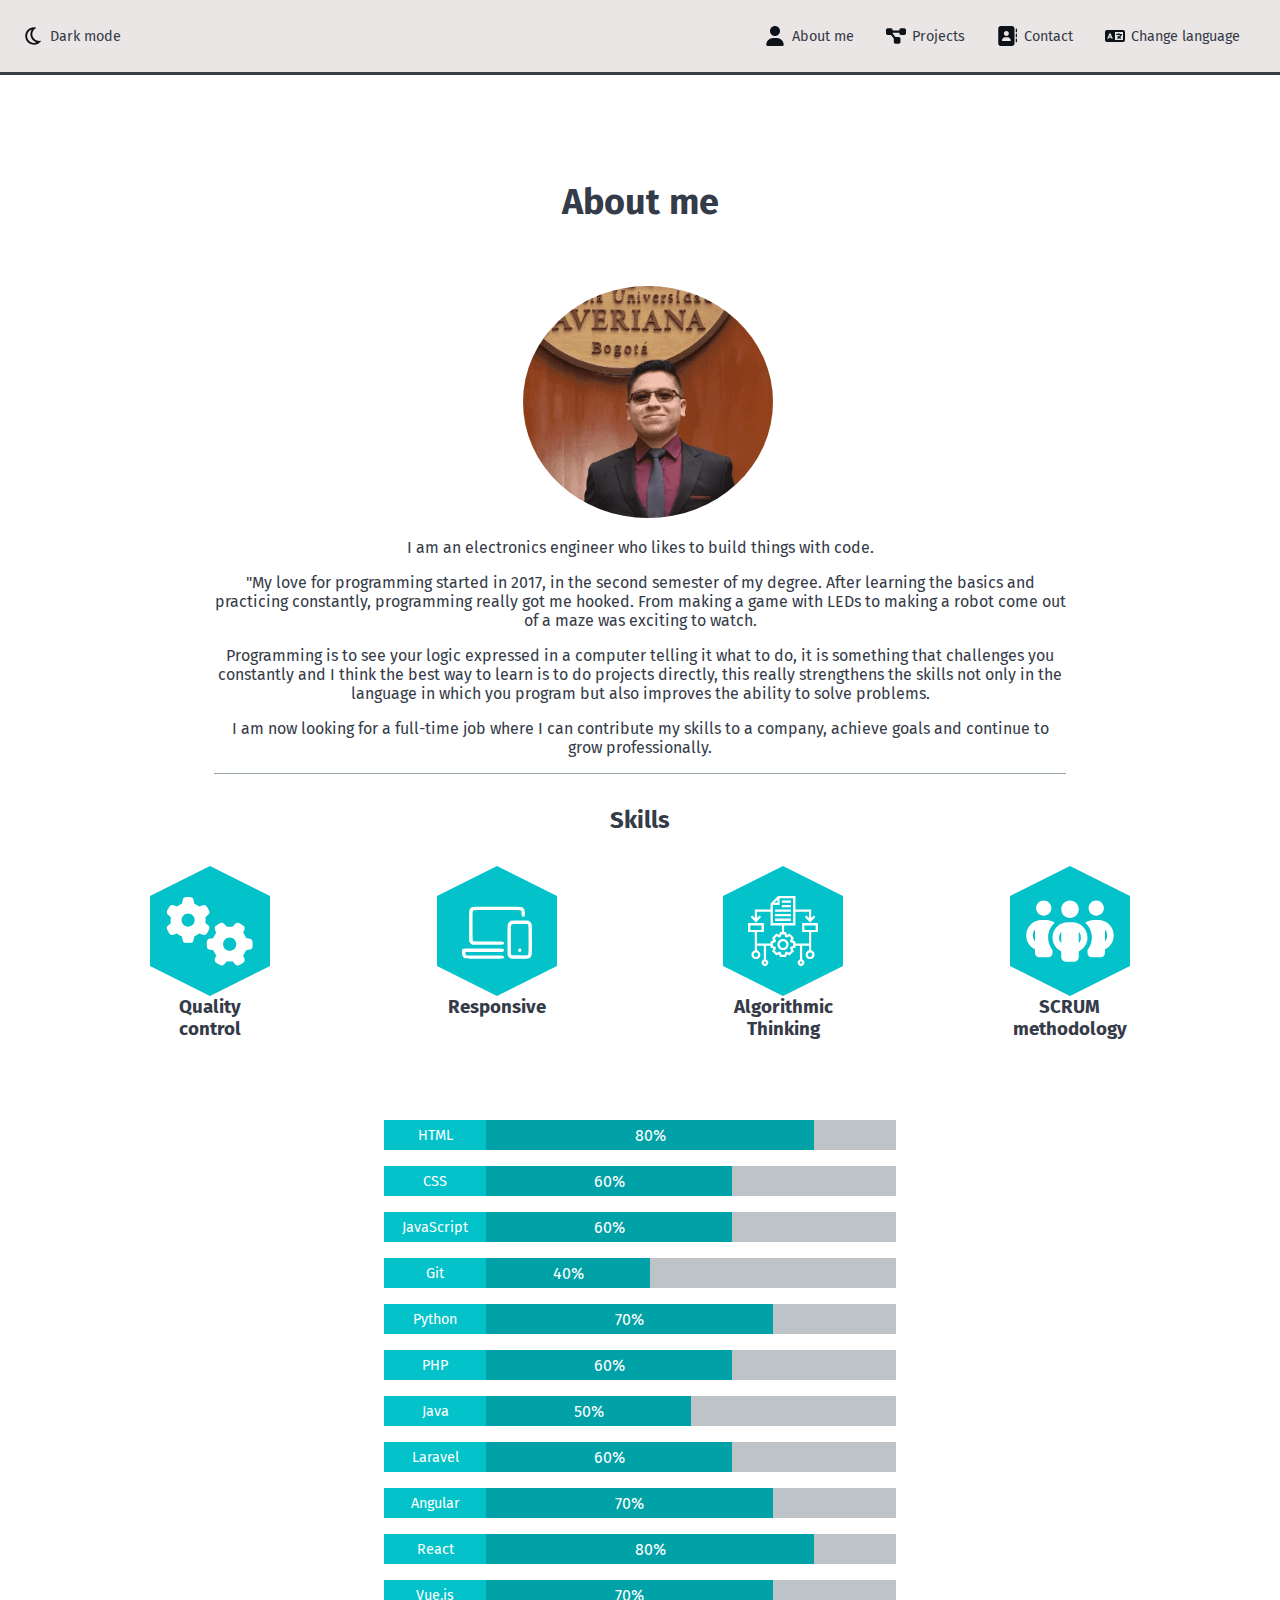
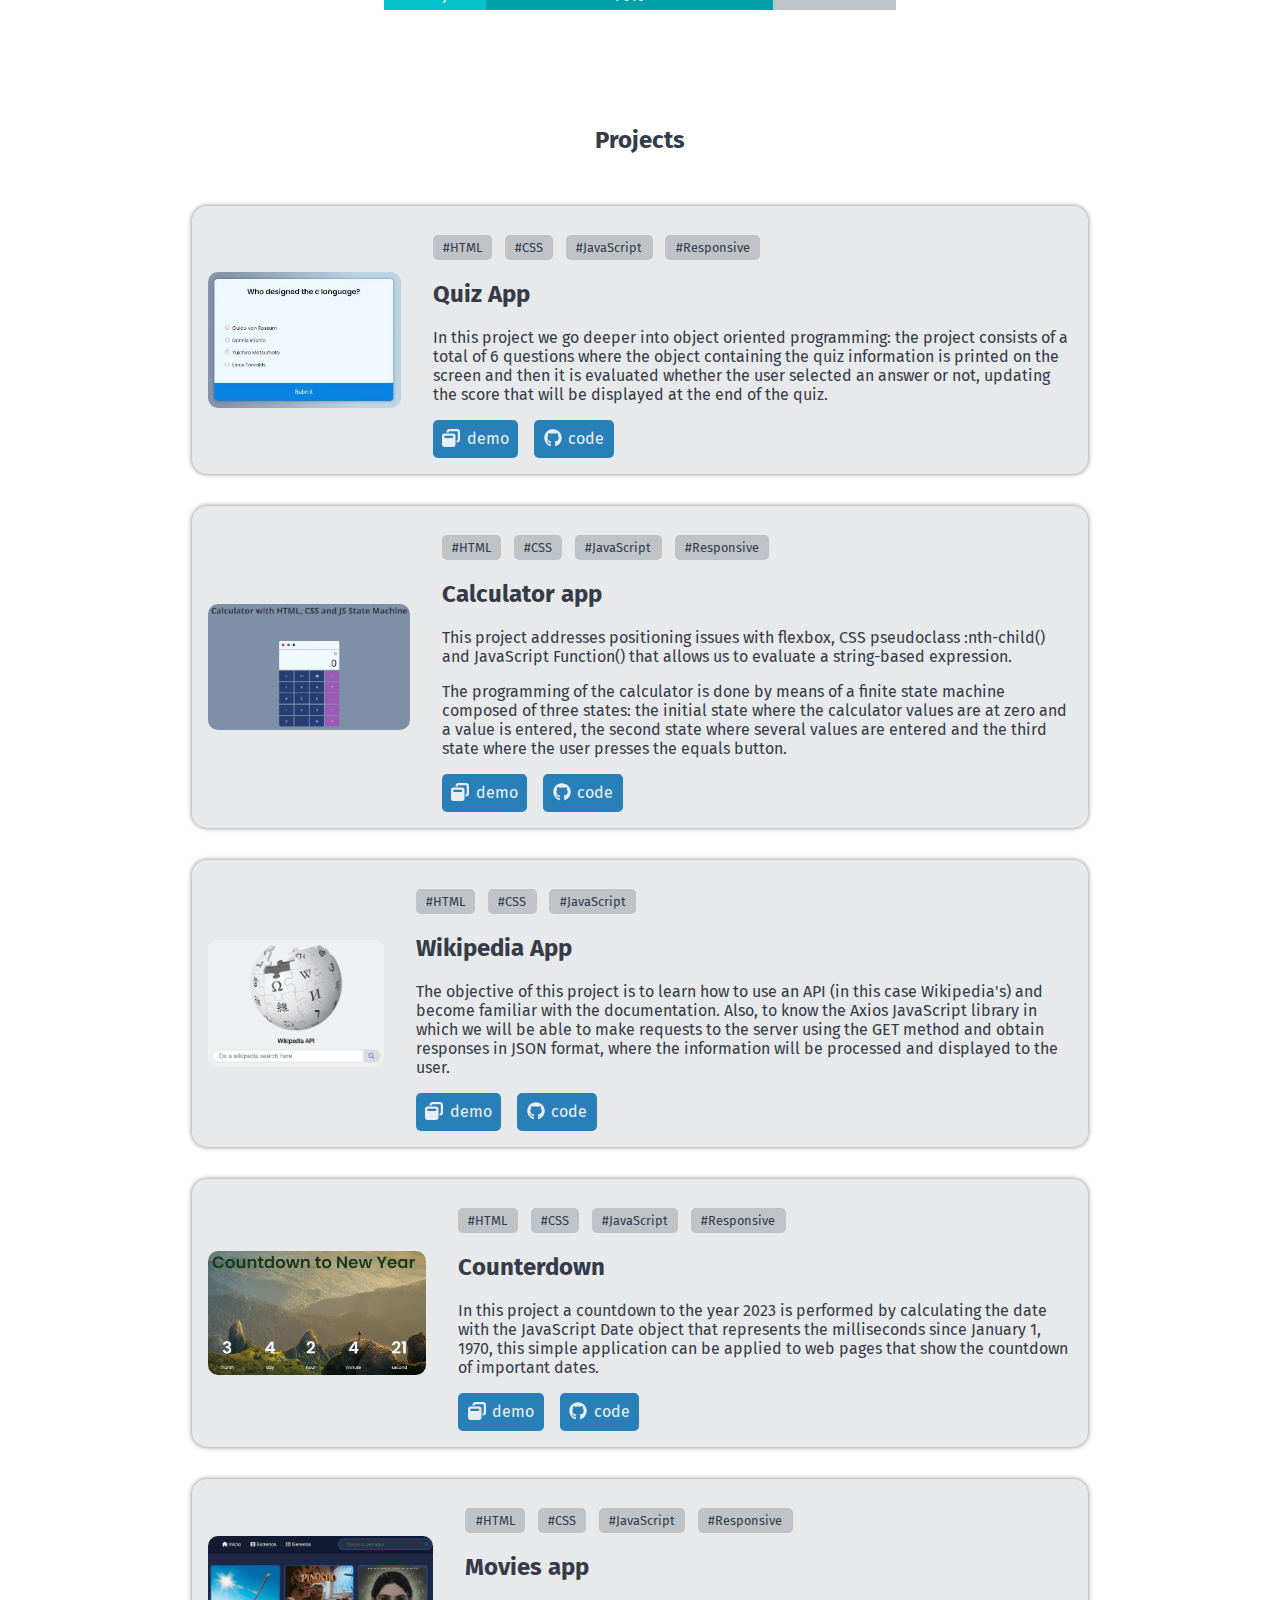
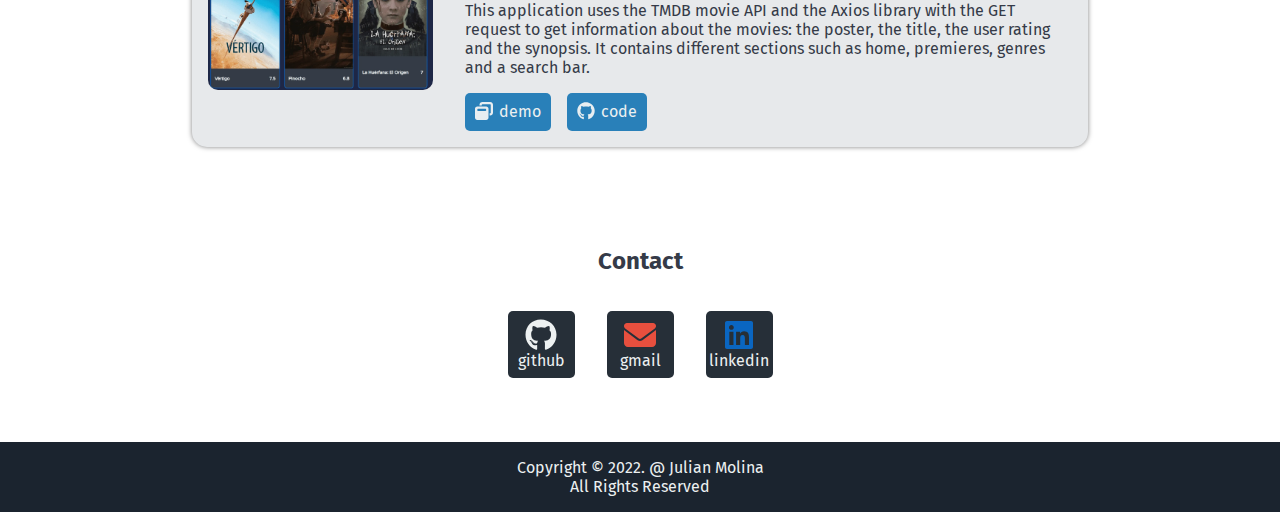
<file: index.html>
<!DOCTYPE html><html lang="es"><head><meta charset="UTF-8"><meta name="viewport" content="width=device-width,initial-scale=1"><link rel="preconnect" href="https://fonts.googleapis.com"><link rel="preconnect" href="https://fonts.gstatic.com" crossorigin><link href="https://fonts.googleapis.com/css2?family=Fira+Sans&family=Varela+Round&display=swap" rel="stylesheet"><link rel="stylesheet" href="css/styles.css"><title>Portfolio Julian Molina</title><link rel="icon" type="image/x-icon" href="assets/icon/favicon.ico"></head><body><header class="header"><div class="change-mode"><div class="toggle-theme" id="toggle-theme"><img src="assets/icon/moon-regular.svg" alt="" class="icon-mode" id="toggle-icon"><a class="item-nav-link toggle-theme__text" id="toggle-text">Dark mode</a></div></div><div class="menu-big-screen"><div class="sections" id="section-page"><div class="section-item"><img src="assets/icon/user-solid.svg" alt="" class="icon-menu"><a href="#about-me-section" class="item-nav-link" data-section="menu" data-value="about-me-item">About me</a></div><div class="section-item"><img src="assets/icon/diagram-project.svg" alt="" class="icon-menu"><a href="#projects-section" class="item-nav-link" data-section="menu" data-value="projects-item">Projects</a></div><div class="section-item"><img src="assets/icon/contact.svg" alt="" class="icon-menu"><a href="#contact-section" class="item-nav-link" data-section="menu" data-value="contact-item">Contact</a></div><div class="section-item"><div class="section-item__change-language"><img src="assets/icon/language-solid.svg" alt="" class="icon-menu"><a href="#!" class="item-nav-link section-item-language" id="section-item-language" data-section="menu" data-value="change-language-item">Change language</a></div><div class="section-language-content" id="section-language-content"><a href="#!" class="item-nav-link item-nav-link--color" id="spanish-language" data-section="menu" data-value="spanish-item">Spanish</a><a href="#!" class="item-nav-link item-nav-link--color" id="english-language" data-section="menu" data-value="english-item">English</a></div></div></div></div><div class="menu-small-screen" id="hamburger-btn"><div class="hamburger-menu"><span class="hamburger-menu__bar"></span><span class="hamburger-menu__bar"></span><span class="hamburger-menu__bar"></span></div></div></header><main class="main"><section class="desplegable-menu" id="desplegable-menu"><div class="desplegable-menu__item"><img src="assets/icon/user-solid.svg" alt="" class="icon-menu"><a href="#about-me-section" class="item-nav-link" data-section="menu" data-value="about-me-item">About me</a></div><div class="desplegable-menu__item"><img src="assets/icon/diagram-project.svg" alt="" class="icon-menu"><a href="#projects-section" class="item-nav-link" data-section="menu" data-value="projects-item">Projects</a></div><div class="desplegable-menu__item"><img src="assets/icon/contact.svg" alt="" class="icon-menu"><a href="#contact-section" class="item-nav-link" data-section="menu" data-value="contact-item">Contact</a></div><div class="desplegable-menu__item" id="btn-option-languages"><img src="assets/icon/language-solid.svg" alt="" class="icon-menu"><a href="#!" class="item-nav-link section-item-language" data-section="menu" data-value="change-language-item">Change language</a></div></section><section class="options-languages-desplegable-menu"><div class="desplegable-menu__item change-language" id="change-language-options"><a href="#!" class="item-nav-link item-nav-link--color" id="spanish-language-small-menu" data-section="menu" data-value="spanish-item">Spanish</a><a href="#!" class="item-nav-link item-nav-link--color" id="english-language-small-menu" data-section="menu" data-value="english-item">English</a></div></section><section class="row-1" id="about-me-section"><article class="about-me"><div class="about-me__title"><h2 data-section="profile" data-value="about-me-title">About me</h2></div><div class="about-me__body"><div class="about-me__image"><img src="assets/images/image-perfil.webp" alt="image-perfil" class="about-me__profile-image"></div><div class="about-me__description"><p data-section="profile" data-value="first-paragraph">I am an electronics engineer who likes to build things with code.</p><p data-section="profile" data-value="second-paragraph">"My love for programming started in 2017, in the second semester of my degree. After learning the basics and practicing constantly, programming really got me hooked. From making a game with LEDs to making a robot come out of a maze was exciting to watch.</p><p data-section="profile" data-value="third-paragraph">Programming is to see your logic expressed in a computer telling it what to do, it is something that challenges you constantly and I think the best way to learn is to do projects directly, this really strengthens the skills not only in the language in which you program but also improves the ability to solve problems.</p><p data-section="profile" data-value="fourth-paragraph">I am now looking for a full-time job where I can contribute my skills to a company, achieve goals and continue to grow professionally.</p></div></div></article><article class="skills-items"><div class="header-skills"><h2 class="skills__title">Skills</h2></div><div class="skills__types"><div class="skills__item"><div class="skills__hexagon"><div class="hexagon__top"></div><div class="hexagon__body"><img src="assets/icon/gears-solid.svg" alt="" class="skills__icon"></div><div class="hexagon__bottom"></div></div><div class="skills__description"><h3 class="skills__title">Quality</h3><h3 class="skills__title">control</h3></div></div><div class="skills__item"><div class="skills__hexagon"><div class="hexagon__top"></div><div class="hexagon__body"><img src="assets/icon/responsive.svg" alt="" class="skills__icon"></div><div class="hexagon__bottom"></div></div><div class="skills__description"><h3 class="skills__title">Responsive</h3></div></div><div class="skills__item"><div class="skills__hexagon"><div class="hexagon__top"></div><div class="hexagon__body"><img src="assets/icon/algorithm.svg" alt="" class="skills__icon"></div><div class="hexagon__bottom"></div></div><div class="skills__description"><h3 class="skills__title">Algorithmic</h3><h3 class="skills__title">Thinking</h3></div></div><div class="skills__item"><div class="skills__hexagon"><div class="hexagon__top"></div><div class="hexagon__body"><img src="assets/icon/team.svg" alt="" class="skills__icon"></div><div class="hexagon__bottom"></div></div><div class="skills__description"><h3 class="skills__title">SCRUM</h3><h3 class="skills__title">methodology</h3></div></div></article><article class="skills-bars"><div class="skill-bar"><div class="skill-bar__technology"><p class="skill-bar__tech">HTML</p></div><div class="skill-bar__progress"><div class="skill-bar__percent skill-bar--80"><p class="skill-bar__text">80%</p></div></div></div><div class="skill-bar"><div class="skill-bar__technology"><p class="skill-bar__tech">CSS</p></div><div class="skill-bar__progress"><div class="skill-bar__percent skill-bar--60"><p class="skill-bar__text">60%</p></div></div></div><div class="skill-bar"><div class="skill-bar__technology"><p class="skill-bar__tech">JavaScript</p></div><div class="skill-bar__progress"><div class="skill-bar__percent skill-bar--60"><p class="skill-bar__text">60%</p></div></div></div><div class="skill-bar"><div class="skill-bar__technology"><p class="skill-bar__tech">Git</p></div><div class="skill-bar__progress"><div class="skill-bar__percent skill-bar--40"><p class="skill-bar__text">40%</p></div></div></div><div class="skill-bar"><div class="skill-bar__technology"><p class="skill-bar__tech">Python</p></div><div class="skill-bar__progress"><div class="skill-bar__percent skill-bar--70"><p class="skill-bar__text">70%</p></div></div></div><div class="skill-bar"><div class="skill-bar__technology"><p class="skill-bar__tech">PHP</p></div><div class="skill-bar__progress"><div class="skill-bar__percent skill-bar--60"><p class="skill-bar__text">60%</p></div></div></div><div class="skill-bar"><div class="skill-bar__technology"><p class="skill-bar__tech">Java</p></div><div class="skill-bar__progress"><div class="skill-bar__percent skill-bar--50"><p class="skill-bar__text">50%</p></div></div></div><div class="skill-bar"><div class="skill-bar__technology"><p class="skill-bar__tech">Laravel</p></div><div class="skill-bar__progress"><div class="skill-bar__percent skill-bar--60"><p class="skill-bar__text">60%</p></div></div></div><div class="skill-bar"><div class="skill-bar__technology"><p class="skill-bar__tech">Angular</p></div><div class="skill-bar__progress"><div class="skill-bar__percent skill-bar--70"><p class="skill-bar__text">70%</p></div></div></div><div class="skill-bar"><div class="skill-bar__technology"><p class="skill-bar__tech">React</p></div><div class="skill-bar__progress"><div class="skill-bar__percent skill-bar--80"><p class="skill-bar__text">80%</p></div></div></div><div class="skill-bar"><div class="skill-bar__technology"><p class="skill-bar__tech">Vue.js</p></div><div class="skill-bar__progress"><div class="skill-bar__percent skill-bar--70"><p class="skill-bar__text">70%</p></div></div></div></article></section><section class="row-2" id="projects-section"><article class="projects-introduction"><div class="projects-introduction__title"><h2 data-section="projects" data-value="project-title">Projects</h2></div></article><article class="card-project"><div class="project__image-container"><img src="assets/images/quiz-app.webp" alt="notes app overview" class="project-image"></div><div class="project"><div class="project__tags"><span class="project__tag">#HTML</span><span class="project__tag">#CSS</span><span class="project__tag">#JavaScript</span><span class="project__tag">#Responsive</span></div><h2 class="project__title">Quiz App</h2><p class="project__text" data-section="projects" data-value="quiz-paragraph">In this project we go deeper into object oriented programming: the project consists of a total of 6 questions where the object containing the quiz information is printed on the screen and then it is evaluated whether the user selected an answer or not, updating the score that will be displayed at the end of the quiz.</p><div class="project__buttons"><a href="https://julianmolina99.github.io/quiz-app/" class="button" target="_blank" rel="noreferrer noopener"><img src="assets/icon/window-restore-solid.svg" alt="" class="project-icon"><span>demo</span></a><a href="https://github.com/JulianMolina99/quiz-app" class="button" target="_blank" rel="noreferrer noopener"><img src="assets/icon/github.svg" alt="" class="project-icon"><span data-section="projects" data-value="btn-code">code</span></a></div></div></article><article class="card-project"><div class="project__image-container"><img src="assets/images/calculator-app.webp" alt="project wikipedia overview" class="project-image"></div><div class="project"><div class="project__tags"><span class="project__tag">#HTML</span><span class="project__tag">#CSS</span><span class="project__tag">#JavaScript</span><span class="project__tag">#Responsive</span></div><h2 class="project__title">Calculator app</h2><p class="project__text" data-section="projects" data-value="calculator-paragraph-1">This project addresses positioning issues with flexbox, CSS pseudoclass :nth-child() and JavaScript Function() that allows us to evaluate a string-based expression.</p><p class="project__text" data-section="projects" data-value="calculator-paragraph-2">The programming of the calculator is done by means of a finite state machine composed of three states: the initial state where the calculator values are at zero and a value is entered, the second state where several values are entered and the third state where the user presses the equals button.</p><div class="project__buttons"><a href="https://julianmolina99.github.io/calculator-app/" class="button" target="_blank" rel="noreferrer noopener"><img src="assets/icon/window-restore-solid.svg" alt="" class="project-icon"><span>demo</span></a><a href="https://github.com/JulianMolina99/calculator-app" class="button" target="_blank" rel="noreferrer noopener"><img src="assets/icon/github.svg" alt="" class="project-icon"><span data-section="projects" data-value="btn-code">code</span></a></div></div></article><article class="card-project"><div class="project__image-container"><img src="assets/images/wikipedia-min.webp" alt="project wikipedia overview" class="project-image"></div><div class="project"><div class="project__tags"><span class="project__tag">#HTML</span><span class="project__tag">#CSS</span><span class="project__tag">#JavaScript</span></div><h2 class="project__title">Wikipedia App</h2><p class="project__text" data-section="projects" data-value="wikipedia-paragraph">The objective of this project is to learn how to use an API (in this case Wikipedia's) and become familiar with the documentation. Also, to know the Axios JavaScript library in which we will be able to make requests to the server using the GET method and obtain responses in JSON format, where the information will be processed and displayed to the user.</p><div class="project__buttons"><a href="https://julianmolina99.github.io/wikipedia-api/" class="button" target="_blank" rel="noreferrer noopener"><img src="assets/icon/window-restore-solid.svg" alt="" class="project-icon"><span>demo</span></a><a href="https://github.com/JulianMolina99/wikipedia-api" class="button" target="_blank" rel="noreferrer noopener"><img src="assets/icon/github.svg" alt="" class="project-icon"><span data-section="projects" data-value="btn-code">code</span></a></div></div></article><article class="card-project"><div class="project__image-container"><img src="assets/images/counterdown-timer.webp" alt="project wikipedia overview" class="project-image"></div><div class="project"><div class="project__tags"><span class="project__tag">#HTML</span><span class="project__tag">#CSS</span><span class="project__tag">#JavaScript</span><span class="project__tag">#Responsive</span></div><h2 class="project__title">Counterdown</h2><p class="project__text" data-section="projects" data-value="counterdown-paragraph">In this project a countdown to the year 2023 is performed by calculating the date with the JavaScript Date object that represents the milliseconds since January 1, 1970, this simple application can be applied to web pages that show the countdown of important dates.</p><div class="project__buttons"><a href="https://julianmolina99.github.io/counterdown/" class="button" target="_blank" rel="noreferrer noopener"><img src="assets/icon/window-restore-solid.svg" alt="" class="project-icon"><span>demo</span></a><a href="https://github.com/JulianMolina99/counterdown" class="button" target="_blank" rel="noreferrer noopener"><img src="assets/icon/github.svg" alt="" class="project-icon"><span data-section="projects" data-value="btn-code">code</span></a></div></div></article><article class="card-project"><div class="project__image-container"><img src="assets/images/app-movies.webp" alt="project wikipedia overview" class="project-image"></div><div class="project"><div class="project__tags"><span class="project__tag">#HTML</span><span class="project__tag">#CSS</span><span class="project__tag">#JavaScript</span><span class="project__tag">#Responsive</span></div><h2 class="project__title">Movies app</h2><p class="project__text" data-section="projects" data-value="movies-paragraph">This application uses the TMDB movie API and the Axios library with the GET request to get information about the movies: the poster, the title, the user rating and the synopsis. It contains different sections such as home, premieres, genres and a search bar.</p><div class="project__buttons"><a href="https://julianmolina99.github.io/movies-app/" class="button" target="_blank" rel="noreferrer noopener"><img src="assets/icon/window-restore-solid.svg" alt="" class="project-icon"><span>demo</span></a><a href="https://github.com/JulianMolina99/movies-app" class="button" target="_blank" rel="noreferrer noopener"><img src="assets/icon/github.svg" alt="" class="project-icon"><span data-section="projects" data-value="btn-code">code</span></a></div></div></article></section><section class="contact" id="contact-section"><div class="contact-title-container"><h2 class="contact__title" data-section="contact" data-value="contact">Contact</h2></div><div class="contact-body-container"><div class="contact__item"><a href="https://github.com/JulianMolina99" class="contact__link" target="_blank"><img src="assets/icon/github.svg" alt="" class="contact-icon contact-icon--black"><span class="contact__text">github</span></a></div><div class="contact__item"><a href="mailto: julianmolinac99@gmail.com" class="contact__link" target="_blank" rel="noreferrer noopener"><img src="assets/icon/email.svg" alt="" class="contact-icon contact-icon--red"><span class="contact__text">gmail</span></a></div><div class="contact__item"><a href="https://www.linkedin.com/in/julian-steven-molina-campos/" class="contact__link" target="_blank" rel="noreferrer noopener"><img src="assets/icon/linkedin.svg" alt="" class="contact-icon contact-icon--blue"><span class="contact__text">linkedin</span></a></div></div></section></main><footer><div class="footer_container"><p class="footer__text">Copyright &copy; 2022. &#64; Julian Molina</p><p class="footer__text">All Rights Reserved</p></div></footer><script src="js/script.js"></script></body></html>
</file>
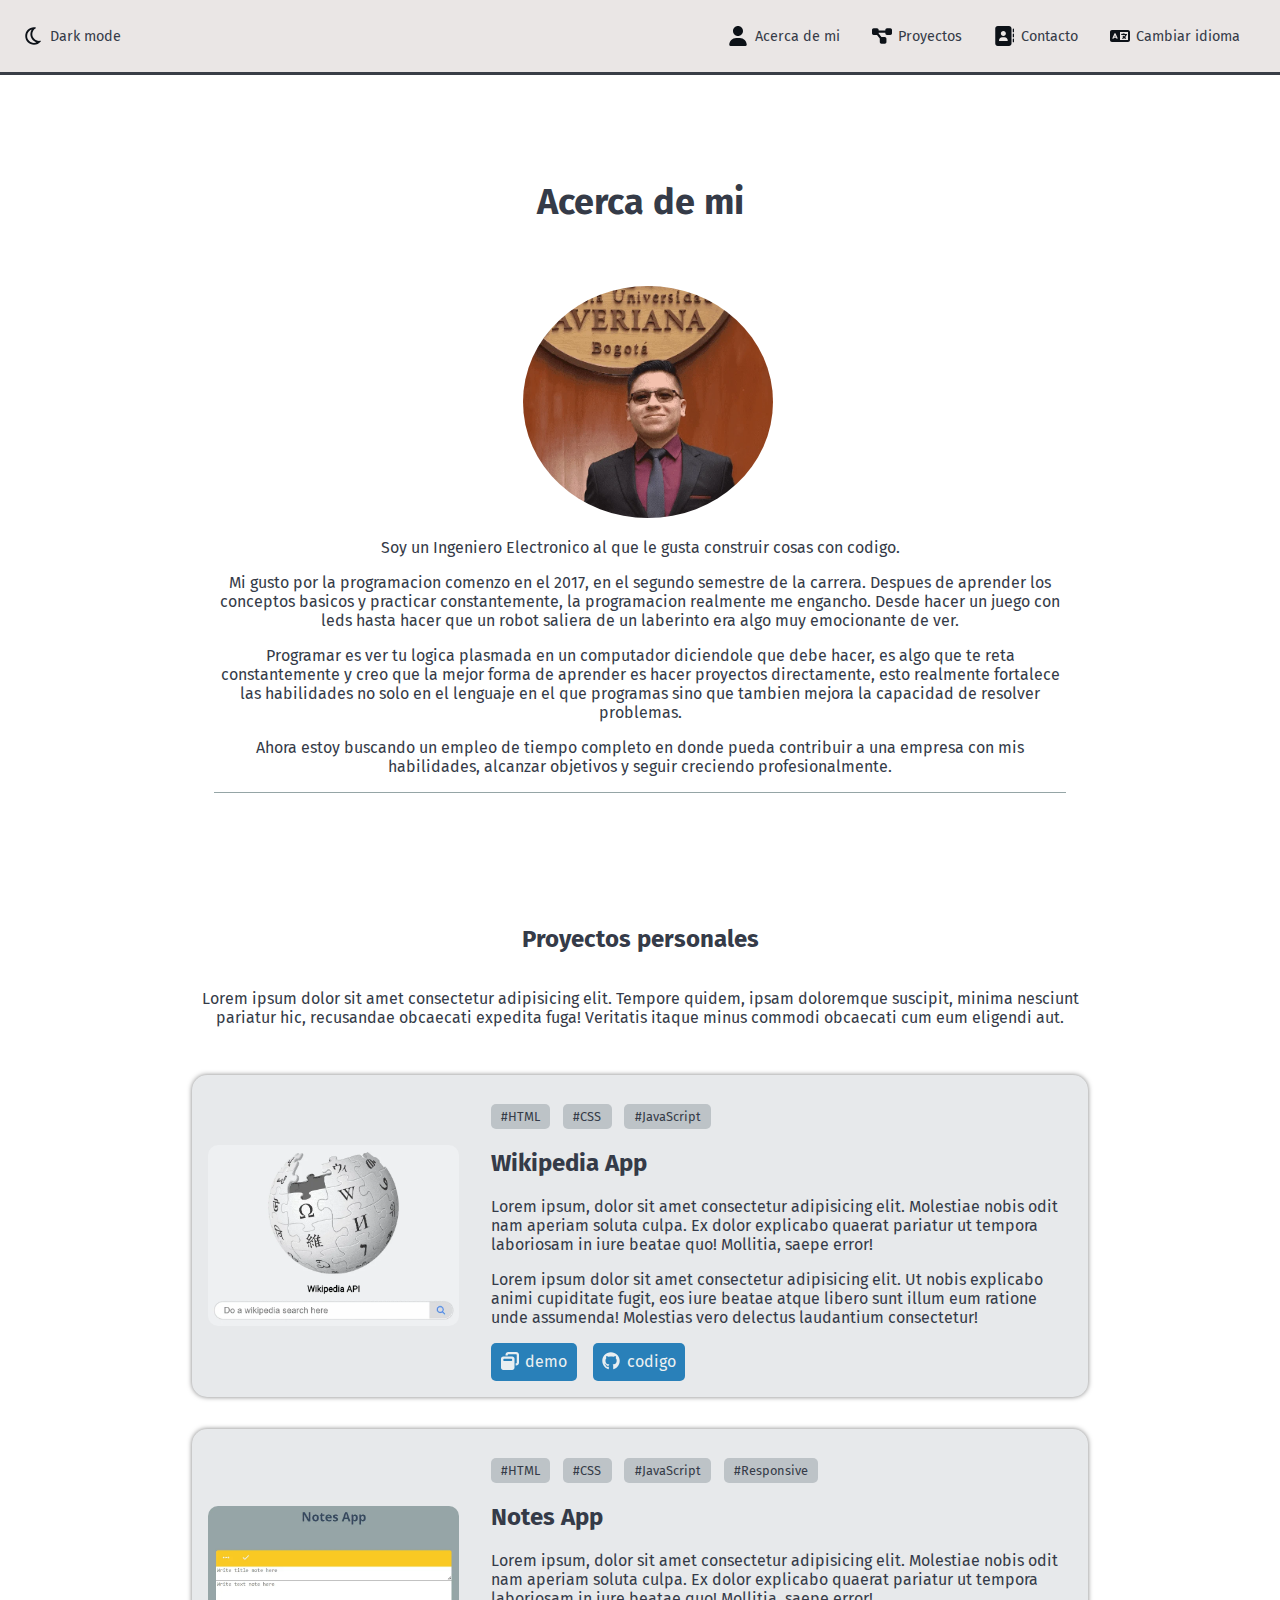
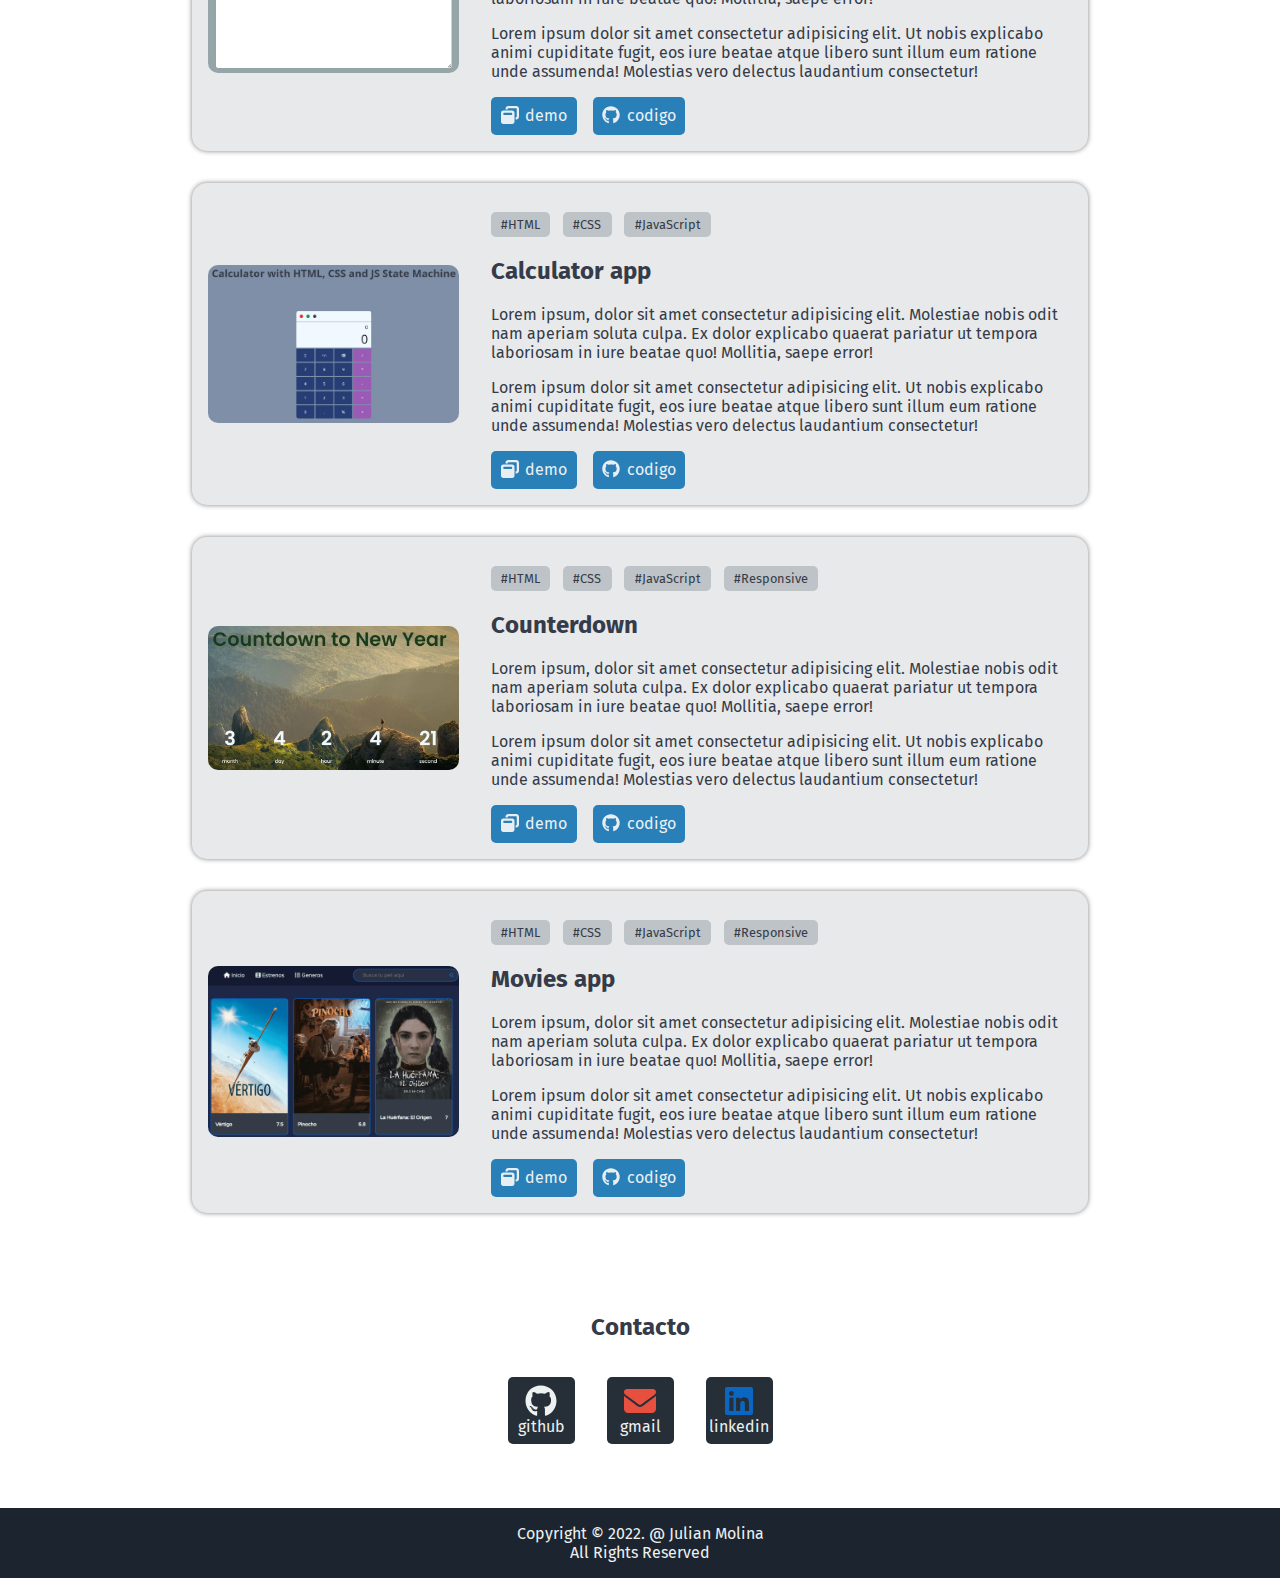
<file: index.min.html>
<!DOCTYPE html><html lang="es"><head><meta charset="UTF-8"><meta name="viewport" content="width=device-width,initial-scale=1"><link rel="preconnect" href="https://fonts.googleapis.com"><link rel="preconnect" href="https://fonts.gstatic.com" crossorigin><link href="https://fonts.googleapis.com/css2?family=Fira+Sans&family=Varela+Round&display=swap" rel="stylesheet"><link rel="stylesheet" href="css/styles.min.css"><title>Portfolio Julian Molina</title><link rel="icon" type="image/x-icon" href="assets/icon/favicon.ico"></head><body><header class="header"><div class="change-mode"><div class="toggle-theme" id="toggle-theme"><img src="assets/icon/moon-regular.svg" alt="" class="icon-mode" id="toggle-icon"> <a class="item-nav-link toggle-theme__text" id="toggle-text">Dark mode</a></div></div><div class="menu-big-screen"><div class="sections" id="section-page"><div class="section-item"><img src="assets/icon/user-solid.svg" alt="" class="icon-menu"> <a href="#about-me-section" class="item-nav-link" data-section="menu" data-value="about-me-item">Acerca de mi</a></div><div class="section-item"><img src="assets/icon/diagram-project.svg" alt="" class="icon-menu"> <a href="#projects-section" class="item-nav-link" data-section="menu" data-value="projects-item">Proyectos</a></div><div class="section-item"><img src="assets/icon/contact.svg" alt="" class="icon-menu"> <a href="#contact-section" class="item-nav-link" data-section="menu" data-value="contact-item">Contacto</a></div><div class="section-item"><div class="section-item__change-language"><img src="assets/icon/language-solid.svg" alt="" class="icon-menu"> <a href="#!" class="item-nav-link section-item-language" id="section-item-language" data-section="menu" data-value="change-language-item">Cambiar idioma</a></div><div class="section-language-content" id="section-language-content"><a href="#!" class="item-nav-link item-nav-link--color" id="spanish-language" data-section="menu" data-value="spanish-item">Español</a> <a href="#!" class="item-nav-link item-nav-link--color" id="english-language" data-section="menu" data-value="english-item">Ingles</a></div></div></div></div><div class="menu-small-screen" id="hamburger-btn"><div class="hamburger-menu"><span class="hamburger-menu__bar"></span> <span class="hamburger-menu__bar"></span> <span class="hamburger-menu__bar"></span></div></div></header><main class="main"><section class="desplegable-menu" id="desplegable-menu"><div class="desplegable-menu__item"><img src="assets/icon/user-solid.svg" alt="" class="icon-menu"> <a href="#about-me-section" class="item-nav-link" data-section="menu" data-value="about-me-item">Acerca de mi</a></div><div class="desplegable-menu__item"><img src="assets/icon/diagram-project.svg" alt="" class="icon-menu"> <a href="#projects-section" class="item-nav-link" data-section="menu" data-value="projects-item">Proyectos</a></div><div class="desplegable-menu__item"><img src="assets/icon/contact.svg" alt="" class="icon-menu"> <a href="#contact-section" class="item-nav-link" data-section="menu" data-value="contact-item">Contacto</a></div><div class="desplegable-menu__item" id="btn-option-languages"><img src="assets/icon/language-solid.svg" alt="" class="icon-menu"> <a href="#!" class="item-nav-link section-item-language" data-section="menu" data-value="change-language-item">Cambiar idioma</a></div></section><section class="options-languages-desplegable-menu"><div class="desplegable-menu__item change-language" id="change-language-options"><a href="#!" class="item-nav-link item-nav-link--color" id="spanish-language" data-section="menu" data-value="spanish-item">Español</a> <a href="#!" class="item-nav-link item-nav-link--color" id="english-language" data-section="menu" data-value="english-item">Ingles</a></div></section><section class="row-1" id="about-me-section"><article class="about-me"><div class="about-me__title"><h2 data-section="profile" data-value="about-me-title">Acerca de mi</h2></div><div class="about-me__body"><div class="about-me__image"><img src="assets/images/image-perfil.webp" alt="image-perfil" class="about-me__profile-image"></div><div class="about-me__description"><p data-section="profile" data-value="first-paragraph">Soy un Ingeniero Electronico al que le gusta construir cosas con codigo.</p><p data-section="profile" data-value="second-paragraph">Mi gusto por la programacion comenzo en el 2017, en el segundo semestre de la carrera. Despues de aprender los conceptos basicos y practicar constantemente, la programacion realmente me engancho. Desde hacer un juego con leds hasta hacer que un robot saliera de un laberinto era algo muy emocionante de ver.</p><p data-section="profile" data-value="third-paragraph">Programar es ver tu logica plasmada en un computador diciendole que debe hacer, es algo que te reta constantemente y creo que la mejor forma de aprender es hacer proyectos directamente, esto realmente fortalece las habilidades no solo en el lenguaje en el que programas sino que tambien mejora la capacidad de resolver problemas.</p><p data-section="profile" data-value="fourth-paragraph">Ahora estoy buscando un empleo de tiempo completo en donde pueda contribuir a una empresa con mis habilidades, alcanzar objetivos y seguir creciendo profesionalmente.</p></div></div></article><article class="skills"><div class="skills__html"></div><div class="skills__js"></div><div class="skills__css"></div><div class="skills__git"></div></article></section><section class="row-2" id="projects-section"><article class="projects-introduction"><div class="projects-introduction__title"><h2>Proyectos personales</h2></div><div class="projects-introduction__description"><p>Lorem ipsum dolor sit amet consectetur adipisicing elit. Tempore quidem, ipsam doloremque suscipit, minima nesciunt pariatur hic, recusandae obcaecati expedita fuga! Veritatis itaque minus commodi obcaecati cum eum eligendi aut.</p></div></article><article class="card-project"><div class="project__image-container"><img src="assets/images/wikipedia-min.webp" alt="project wikipedia overview" class="project-image"></div><div class="project"><div class="project__tags"><span class="project__tag">#HTML</span> <span class="project__tag">#CSS</span> <span class="project__tag">#JavaScript</span></div><h2 class="project__title">Wikipedia App</h2><p class="project__text">Lorem ipsum, dolor sit amet consectetur adipisicing elit. Molestiae nobis odit nam aperiam soluta culpa. Ex dolor explicabo quaerat pariatur ut tempora laboriosam in iure beatae quo! Mollitia, saepe error!</p><p class="project__text">Lorem ipsum dolor sit amet consectetur adipisicing elit. Ut nobis explicabo animi cupiditate fugit, eos iure beatae atque libero sunt illum eum ratione unde assumenda! Molestias vero delectus laudantium consectetur!</p><div class="project__buttons"><a href="#" class="button"><img src="assets/icon/window-restore-solid.svg" alt="" class="project-icon"><span>demo</span></a> <a href="#" class="button"><img src="assets/icon/github.svg" alt="" class="project-icon"><span>codigo</span></a></div></div></article><article class="card-project"><div class="project__image-container"><img src="assets/images/notes-app.webp" alt="project wikipedia overview" class="project-image"></div><div class="project"><div class="project__tags"><span class="project__tag">#HTML</span> <span class="project__tag">#CSS</span> <span class="project__tag">#JavaScript</span> <span class="project__tag">#Responsive</span></div><h2 class="project__title">Notes App</h2><p class="project__text">Lorem ipsum, dolor sit amet consectetur adipisicing elit. Molestiae nobis odit nam aperiam soluta culpa. Ex dolor explicabo quaerat pariatur ut tempora laboriosam in iure beatae quo! Mollitia, saepe error!</p><p class="project__text">Lorem ipsum dolor sit amet consectetur adipisicing elit. Ut nobis explicabo animi cupiditate fugit, eos iure beatae atque libero sunt illum eum ratione unde assumenda! Molestias vero delectus laudantium consectetur!</p><div class="project__buttons"><a href="#" class="button"><img src="assets/icon/window-restore-solid.svg" alt="" class="project-icon"><span>demo</span></a> <a href="#" class="button"><img src="assets/icon/github.svg" alt="" class="project-icon"><span>codigo</span></a></div></div></article><article class="card-project"><div class="project__image-container"><img src="assets/images/calculator-app.webp" alt="project wikipedia overview" class="project-image"></div><div class="project"><div class="project__tags"><span class="project__tag">#HTML</span> <span class="project__tag">#CSS</span> <span class="project__tag">#JavaScript</span></div><h2 class="project__title">Calculator app</h2><p class="project__text">Lorem ipsum, dolor sit amet consectetur adipisicing elit. Molestiae nobis odit nam aperiam soluta culpa. Ex dolor explicabo quaerat pariatur ut tempora laboriosam in iure beatae quo! Mollitia, saepe error!</p><p class="project__text">Lorem ipsum dolor sit amet consectetur adipisicing elit. Ut nobis explicabo animi cupiditate fugit, eos iure beatae atque libero sunt illum eum ratione unde assumenda! Molestias vero delectus laudantium consectetur!</p><div class="project__buttons"><a href="#" class="button"><img src="assets/icon/window-restore-solid.svg" alt="" class="project-icon"><span>demo</span></a> <a href="#" class="button"><img src="assets/icon/github.svg" alt="" class="project-icon"><span>codigo</span></a></div></div></article><article class="card-project"><div class="project__image-container"><img src="assets/images/counterdown-timer.webp" alt="project wikipedia overview" class="project-image"></div><div class="project"><div class="project__tags"><span class="project__tag">#HTML</span> <span class="project__tag">#CSS</span> <span class="project__tag">#JavaScript</span> <span class="project__tag">#Responsive</span></div><h2 class="project__title">Counterdown</h2><p class="project__text">Lorem ipsum, dolor sit amet consectetur adipisicing elit. Molestiae nobis odit nam aperiam soluta culpa. Ex dolor explicabo quaerat pariatur ut tempora laboriosam in iure beatae quo! Mollitia, saepe error!</p><p class="project__text">Lorem ipsum dolor sit amet consectetur adipisicing elit. Ut nobis explicabo animi cupiditate fugit, eos iure beatae atque libero sunt illum eum ratione unde assumenda! Molestias vero delectus laudantium consectetur!</p><div class="project__buttons"><a href="#" class="button"><img src="assets/icon/window-restore-solid.svg" alt="" class="project-icon"><span>demo</span></a> <a href="#" class="button"><img src="assets/icon/github.svg" alt="" class="project-icon"><span>codigo</span></a></div></div></article><article class="card-project"><div class="project__image-container"><img src="assets/images/app-movies.webp" alt="project wikipedia overview" class="project-image"></div><div class="project"><div class="project__tags"><span class="project__tag">#HTML</span> <span class="project__tag">#CSS</span> <span class="project__tag">#JavaScript</span> <span class="project__tag">#Responsive</span></div><h2 class="project__title">Movies app</h2><p class="project__text">Lorem ipsum, dolor sit amet consectetur adipisicing elit. Molestiae nobis odit nam aperiam soluta culpa. Ex dolor explicabo quaerat pariatur ut tempora laboriosam in iure beatae quo! Mollitia, saepe error!</p><p class="project__text">Lorem ipsum dolor sit amet consectetur adipisicing elit. Ut nobis explicabo animi cupiditate fugit, eos iure beatae atque libero sunt illum eum ratione unde assumenda! Molestias vero delectus laudantium consectetur!</p><div class="project__buttons"><a href="#" class="button"><img src="assets/icon/window-restore-solid.svg" alt="" class="project-icon"><span>demo</span></a> <a href="#" class="button"><img src="assets/icon/github.svg" alt="" class="project-icon"><span>codigo</span></a></div></div></article></section><section class="contact" id="contact-section"><div class="contact-title-container"><h2 class="contact__title">Contacto</h2></div><div class="contact-body-container"><div class="contact__item"><a href="https://github.com/JulianMolina99" class="contact__link" target="_blank"><img src="assets/icon/github.svg" alt="" class="contact-icon contact-icon--black"> <span class="contact__text">github</span></a></div><div class="contact__item"><a href="mailto: julianmolinac99@gmail.com" class="contact__link" target="_blank"><img src="assets/icon/email.svg" alt="" class="contact-icon contact-icon--red"> <span class="contact__text">gmail</span></a></div><div class="contact__item"><a href="https://www.linkedin.com/in/julian-steven-molina-campos/" class="contact__link" target="_blank"><img src="assets/icon/linkedin.svg" alt="" class="contact-icon contact-icon--blue"> <span class="contact__text">linkedin</span></a></div></div></section></main><footer><div class="footer_container"><p class="footer__text">Copyright &copy; 2022. &#64; Julian Molina</p><p class="footer__text">All Rights Reserved</p></div></footer><script src="js/script.min.js"></script></body></html>
</file>
<file: css/styles.css>
:root,body.dark{--bg-tags-color:#bdc3c7;--bg-contact-item:#262f38;--color-github:invert(98%) sepia(68%) saturate(5003%) hue-rotate(179deg) brightness(117%) contrast(89%)}.header,.sections{align-items:center}.header,body{width:100%;transition:var(--change-color)}.sections,.toggle-theme{cursor:pointer;display:flex}.header,.section-language-content{z-index:10;background-color:var(--bg-header-color)}.desplegable-menu,.header,.section-language-content{background-color:var(--bg-header-color)}.hexagon__bottom,.hexagon__top{border-right:60px solid transparent;border-left:60px solid transparent}.button,.contact__link,.item-nav-link{text-decoration:none}*{box-sizing:border-box}body{margin:0;background-color:var(--bg-color);color:var(--text-color);font-family:'Fira Sans',sans-serif}:root{--bg-color:#ffffff;--text-color:#353b48;--bg-header-color:#eae6e5;--bg-project-color:#e7e9eb;--color-bottom-header:#393e46;--color-bar-hamburger:#0d1117;--color-icon-menu:invert(5%) sepia(6%) saturate(3572%) hue-rotate(177deg) brightness(97%) contrast(96%);--color-filter-project-icons:invert(99%) sepia(49%) saturate(1072%) hue-rotate(177deg) brightness(104%) contrast(89%);--change-color:color 0.2s,background-color 0.2s ease-in-out}body.dark{--text-color:#f5f5f5;--color-bar-hamburger:#eae6e5;--bg-color:#181818;--bg-header-color:#0d1117;--bg-project-color:#262f38;--bg-tags-color:#34495e;--color-bottom-header:#04c2c9;--color-icon-menu:invert(98%) sepia(68%) saturate(5003%) hue-rotate(179deg) brightness(117%) contrast(89%)}.header{display:flex;justify-content:space-between;position:fixed;top:0;height:75px;padding:0 1.5em;border-bottom:3px solid var(--color-bottom-header)}.sections{justify-content:space-between}.toggle-theme{align-items:center;justify-content:center}.toggle-theme__icon{margin-right:.5em;font-size:1.8rem}.toggle-theme__text{font-size:.8rem}.section-item,.section-item__change-language{display:flex;flex-direction:row;align-items:center}.section-item{margin:1em}.icon-menu,.icon-mode{width:20px;height:20px;margin-right:.4em;filter:var(--color-icon-menu)}.section-item__change-language{position:relative}.section-language-content{display:none;top:60px;position:absolute;min-width:160px;box-shadow:0 8px 16px 0 rgba(0,0,0,.2)}.change-language,.desplegable-menu{position:fixed;transition:transform .2s}.language-content--show{display:flex;flex-direction:column}.item-nav-link{color:var(--text-color);font-size:.9rem}.item-nav-link--color{padding:12px 16px}.menu-small-screen{display:none}.hamburger-menu{width:35px;height:35px;padding:.1em;display:flex;flex-direction:column;justify-content:space-between}.hamburger-menu__bar{width:100%;border-radius:10px;border-top:6px solid var(--color-bar-hamburger)}@media screen and (max-width:820px){.menu-small-screen{display:flex}.menu-big-screen{display:none}}.desplegable-menu{display:flex;flex-direction:column;align-items:center;min-width:100vw;top:75px;z-index:5;transform:translateY(-100%)}.desplegable-menu--show{transform:translateX(0)}.desplegable-menu__item{margin-top:1em;margin-bottom:1em;display:flex;align-items:center}.change-language{align-items:center;justify-content:center;margin:0;padding:1em;z-index:3;top:283px;background-color:inherit;width:100%;transform:translateY(-400%);background-color:var(--bg-header-color)}.change-language--show{transform:translateY(0)}.skills{width:80%;margin-left:auto;margin-right:auto}.hexagon__top{width:0;border-bottom:30px solid #04c2c9}.hexagon__body{width:120px;height:70px;background-color:#04c2c9}.hexagon__bottom{width:0;border-top:30px solid #04c2c9}.header-skills{display:flex;justify-content:center;margin-bottom:2rem}.skills-items{margin-bottom:5rem}.skills__types{display:flex;flex-direction:row;flex-wrap:wrap;justify-content:space-evenly}.skills__icon{width:100%;height:100%;filter:invert(100%) sepia(100%) saturate(0%) hue-rotate(288deg) brightness(102%) contrast(102%)}.skills__item{display:flex;flex-direction:column;align-items:center;margin-left:1rem;margin-right:1rem}.row-2,.skills__description{display:flex;flex-direction:column;align-items:center}.footer__text,.skills__title{margin:0}.skills-bars{width:40%;margin-right:auto;margin-left:auto;display:flex;flex-direction:column}.skill-bar{width:100%;margin-bottom:1rem;height:30px;display:flex;flex-direction:row}.skill-bar__technology{width:20%;color:#fff;background-color:#04c2c9;display:flex;align-items:center;justify-content:center}.skill-bar__tech{font-size:.9em}.skill-bar__progress{display:flex;flex-direction:row;align-items:center;color:#fff;background-color:#bdc3c7;flex:1}.button,.contact__text{color:#ecf0f1}.skill-bar__percent{background-color:#00a1a7;height:100%;display:flex;align-items:center;justify-content:center}.about-me,.about-me__body{flex-direction:column;display:flex}.skill-bar--70{width:70%}.skill-bar--80{width:80%}.skill-bar--40{width:40%}.skill-bar--60{width:60%}.skill-bar--50{width:50%}@media screen and (max-width:1020px){.skills-bars{width:70%}.skill-bar__tech{font-size:.65em}}.about-me{align-items:center;margin-top:75px}.about-me__title{font-size:1.5rem;margin-top:75px}.about-me__body{align-items:center;padding:2rem}.about-me__image{width:250px;margin-left:1rem}.about-me__profile-image{width:100%;border-radius:50%}.about-me__description{width:70%;text-align:center;border-bottom:1px solid #95a5a6}.projects-introduction{display:flex;flex-direction:column;width:70%;margin-bottom:2rem}.contact__title,.projects-introduction__description,.projects-introduction__title{text-align:center}.projects-introduction__title{margin-top:80px}.card-project{border-radius:15px;width:70%;margin-bottom:2rem;display:flex;background-color:var(--bg-project-color);box-shadow:0 0 5px 0 rgba(0,0,0,.5)}.project{padding:1em}.project__image-container{display:flex;width:720px;align-items:center;justify-content:center;padding:1em}.project__tags{display:flex;justify-content:flex-start;font-size:.8rem;width:100%;flex-wrap:wrap;margin-right:auto;margin-left:auto}.project__tag{padding:.4em .8em;margin-right:1em;margin-top:1em;border-radius:5px;background-color:var(--bg-tags-color)}.project-image{width:100%;border-radius:10px}.project__buttons{display:flex;flex-direction:row;justify-content:flex-start}.button{background-color:#2980b9;padding:.6rem;border-radius:5px;margin-right:1em;display:flex;justify-content:center}.project-icon{width:18px;height:18px;margin-right:.4em;position:relative;filter:var(--color-filter-project-icons)}@media screen and (max-width:1200px){.project__image-container{width:90%;margin-left:auto;margin-right:auto}.project__tags{width:100%;font-size:.8rem;justify-content:center;margin:0}.card-project{flex-direction:column}.project__title{text-align:center}.project__buttons{justify-content:center}}.contact,.contact__link{flex-direction:column;display:flex}.contact{margin-top:3rem;margin-bottom:3rem}.contact-body-container{display:flex;flex-direction:row;justify-content:center}.contact__item{margin:1em;display:flex;width:67px;justify-content:center;padding:.5em;border-radius:5px;background-color:var(--bg-contact-item)}.contact-icon{width:32px;height:32px}.contact-icon--black{filter:var(--color-github)}.contact-icon--blue{filter:invert(16%) sepia(99%) saturate(6007%) hue-rotate(201deg) brightness(100%) contrast(92%)}.contact-icon--red{filter:invert(34%) sepia(88%) saturate(1122%) hue-rotate(335deg) brightness(96%) contrast(88%)}.contact__link{justify-content:center;align-items:center;color:var(--text-color)}.footer_container{background-color:#1b242f;height:70px;display:flex;flex-direction:column;align-items:center;justify-content:center;color:#ecf0f1}
</file>
<file: css/styles.min.css>
*{box-sizing:border-box}body{margin:0;background-color:var(--bg-color);color:var(--text-color);font-family:'Fira Sans',sans-serif;transition:var(--change-color);width:100%}:root{--bg-color:#ffffff;--text-color:#353b48;--bg-header-color:#eae6e5;--bg-project-color:#e7e9eb;--bg-tags-color:#bdc3c7;--bg-contact-item:#262f38;--color-bottom-header:#393e46;--color-bar-hamburger:#0d1117;--color-icon-menu:invert(5%) sepia(6%) saturate(3572%) hue-rotate(177deg) brightness(97%) contrast(96%);--color-github:invert(98%) sepia(68%) saturate(5003%) hue-rotate(179deg) brightness(117%) contrast(89%);--color-filter-project-icons:invert(99%) sepia(49%) saturate(1072%) hue-rotate(177deg) brightness(104%) contrast(89%);--change-color:color 0.2s,background-color 0.2s ease-in-out}body.dark{--text-color:#f5f5f5;--color-bar-hamburger:#eae6e5;--bg-color:#181818;--bg-header-color:#0d1117;--bg-project-color:#262f38;--bg-tags-color:#bdc3c7;--bg-tags-color:#34495e;--bg-contact-item:#262f38;--color-bottom-header:#04c2c9;--color-icon-menu:invert(98%) sepia(68%) saturate(5003%) hue-rotate(179deg) brightness(117%) contrast(89%);--color-github:invert(98%) sepia(68%) saturate(5003%) hue-rotate(179deg) brightness(117%) contrast(89%)}.header{display:flex;align-items:center;justify-content:space-between;position:fixed;z-index:10;width:100%;top:0;height:75px;padding:0 1.5em;background-color:var(--bg-header-color);transition:var(--change-color);border-bottom:3px solid var(--color-bottom-header)}.sections{display:flex;align-items:center;justify-content:space-between;cursor:pointer}.toggle-theme{display:flex;align-items:center;justify-content:center;cursor:pointer}.toggle-theme__icon{margin-right:.5em;font-size:1.8rem}.toggle-theme__text{font-size:.8rem}.section-item,.section-item__change-language{display:flex;flex-direction:row;align-items:center}.section-item{margin:1em}.icon-menu{width:20px;height:20px;margin-right:.4em;filter:var(--color-icon-menu)}.icon-mode{width:20px;height:20px;margin-right:.4em;filter:var(--color-icon-menu)}.section-item__change-language{position:relative}.section-language-content{display:none;top:60px;position:absolute;background-color:var(--bg-header-color);min-width:160px;box-shadow:0 8px 16px 0 rgba(0,0,0,.2);z-index:10}.language-content--show{display:flex;flex-direction:column}.item-nav-link{color:var(--text-color);text-decoration:none;font-size:.9rem}.item-nav-link--color{padding:12px 16px}.menu-small-screen{display:none}.hamburger-menu{width:35px;height:35px;padding:.1em;display:flex;flex-direction:column;justify-content:space-between}.hamburger-menu__bar{width:100%;border-radius:10px;border-top:6px solid var(--color-bar-hamburger)}@media screen and (max-width:820px){.menu-small-screen{display:flex}.menu-big-screen{display:none}}.desplegable-menu{display:flex;flex-direction:column;align-items:center;position:fixed;min-width:100vw;top:75px;z-index:5;background-color:var(--bg-header-color);transform:translateY(-100%);transition:transform .2s}.desplegable-menu--show{transform:translateX(0)}.desplegable-menu__item{margin-top:1em;margin-bottom:1em;display:flex;align-items:center}.change-language{position:fixed;align-items:center;justify-content:center;margin:0;padding:1em;z-index:3;top:283px;background-color:inherit;width:100%;transform:translateY(-400%);transition:transform .2s;background-color:var(--bg-header-color)}.change-language--show{transform:translateY(0)}.about-me{display:flex;flex-direction:column;align-items:center;margin-top:75px}.about-me__title{font-size:1.5rem;margin-top:75px}.about-me__body{display:flex;flex-direction:column;align-items:center;padding:2rem}.about-me__image{width:250px;margin-left:1rem}.about-me__profile-image{width:100%;border-radius:50%}.about-me__description{width:70%;text-align:center;border-bottom:1px solid #95a5a6}.row-2{display:flex;flex-direction:column;align-items:center}.projects-introduction{display:flex;flex-direction:column;width:70%;margin-bottom:2rem}.projects-introduction__description,.projects-introduction__title{text-align:center}.projects-introduction__title{margin-top:80px}.card-project{border-radius:15px;width:70%;margin-bottom:2rem;display:flex;background-color:var(--bg-project-color);box-shadow:0 0 5px 0 rgba(0,0,0,.5)}.project{padding:1em}.project__image-container{display:flex;width:720px;align-items:center;justify-content:center;padding:1em}@media screen and (max-width:1200px){.project__image-container{width:90%;margin-left:auto;margin-right:auto}}.project__tags{display:flex;justify-content:flex-start;font-size:.8rem;width:100%;flex-wrap:wrap;margin-right:auto;margin-left:auto}.project__tag{padding:.4em .8em;margin-right:1em;margin-top:1em;border-radius:5px;background-color:var(--bg-tags-color)}@media screen and (max-width:1200px){.project__tags{width:100%;font-size:.8rem;justify-content:center;margin:0}}.project-image{width:100%;border-radius:10px}@media screen and (max-width:1200px){.card-project{flex-direction:column}.project__title{text-align:center}}.project__buttons{display:flex;flex-direction:row;justify-content:flex-start}.button{background-color:#2980b9;color:#ecf0f1;padding:.6rem;text-decoration:none;border-radius:5px;margin-right:1em;display:flex;justify-content:center}.project-icon{width:18px;height:18px;margin-right:.4em;position:relative;filter:var(--color-filter-project-icons)}@media screen and (max-width:1200px){.project__buttons{justify-content:center}}.contact{display:flex;flex-direction:column;margin-top:3rem;margin-bottom:3rem}.contact__title{text-align:center}.contact-body-container{display:flex;flex-direction:row;justify-content:center}.contact__item{margin:1em;display:flex;width:67px;justify-content:center;padding:.5em;border-radius:5px;background-color:var(--bg-contact-item)}.contact__link{display:flex;flex-direction:column;justify-content:center;align-items:center}.contact__text{color:#ecf0f1}.contact-icon{width:32px;height:32px}.contact-icon--black{filter:var(--color-github)}.contact-icon--blue{filter:invert(16%) sepia(99%) saturate(6007%) hue-rotate(201deg) brightness(100%) contrast(92%)}.contact-icon--red{filter:invert(34%) sepia(88%) saturate(1122%) hue-rotate(335deg) brightness(96%) contrast(88%)}.contact__link{text-decoration:none;color:var(--text-color)}.footer_container{background-color:#1b242f;height:70px;display:flex;flex-direction:column;align-items:center;justify-content:center;color:#ecf0f1}.footer__text{margin:0}
</file>
